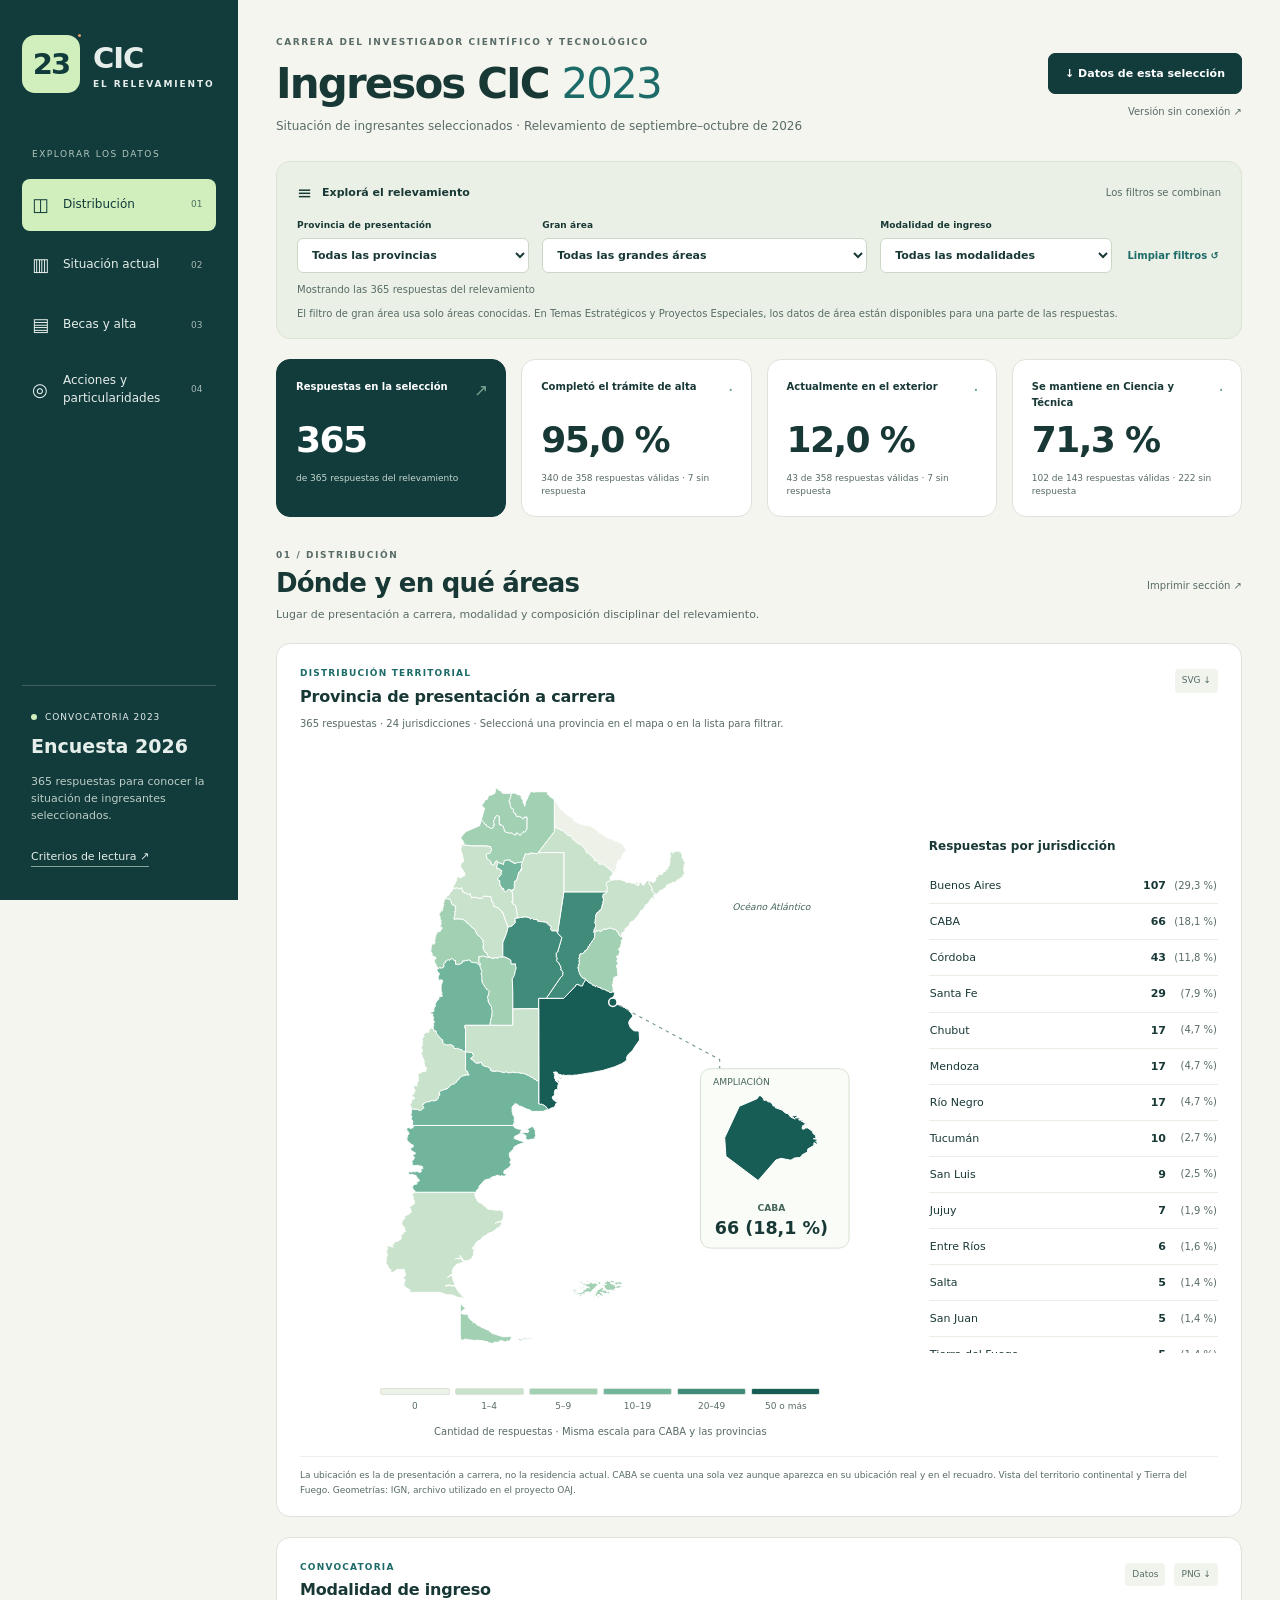
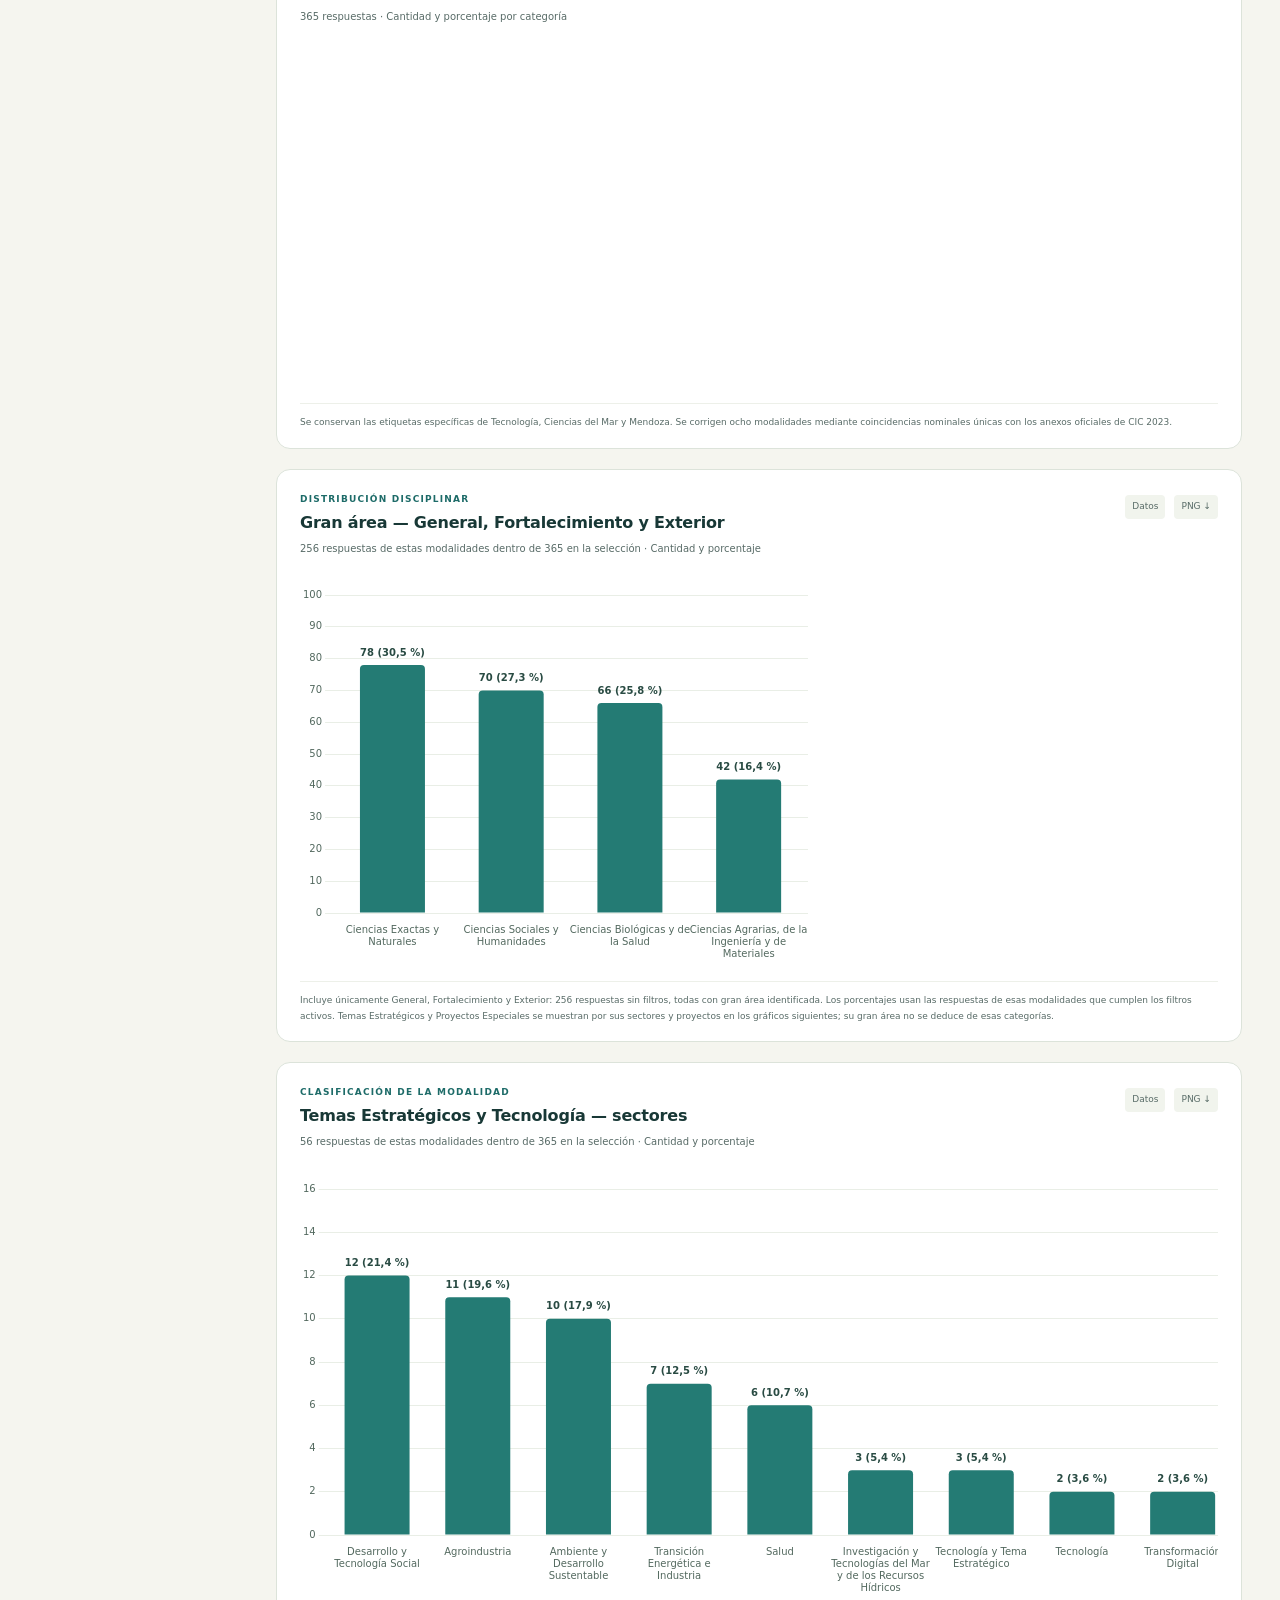
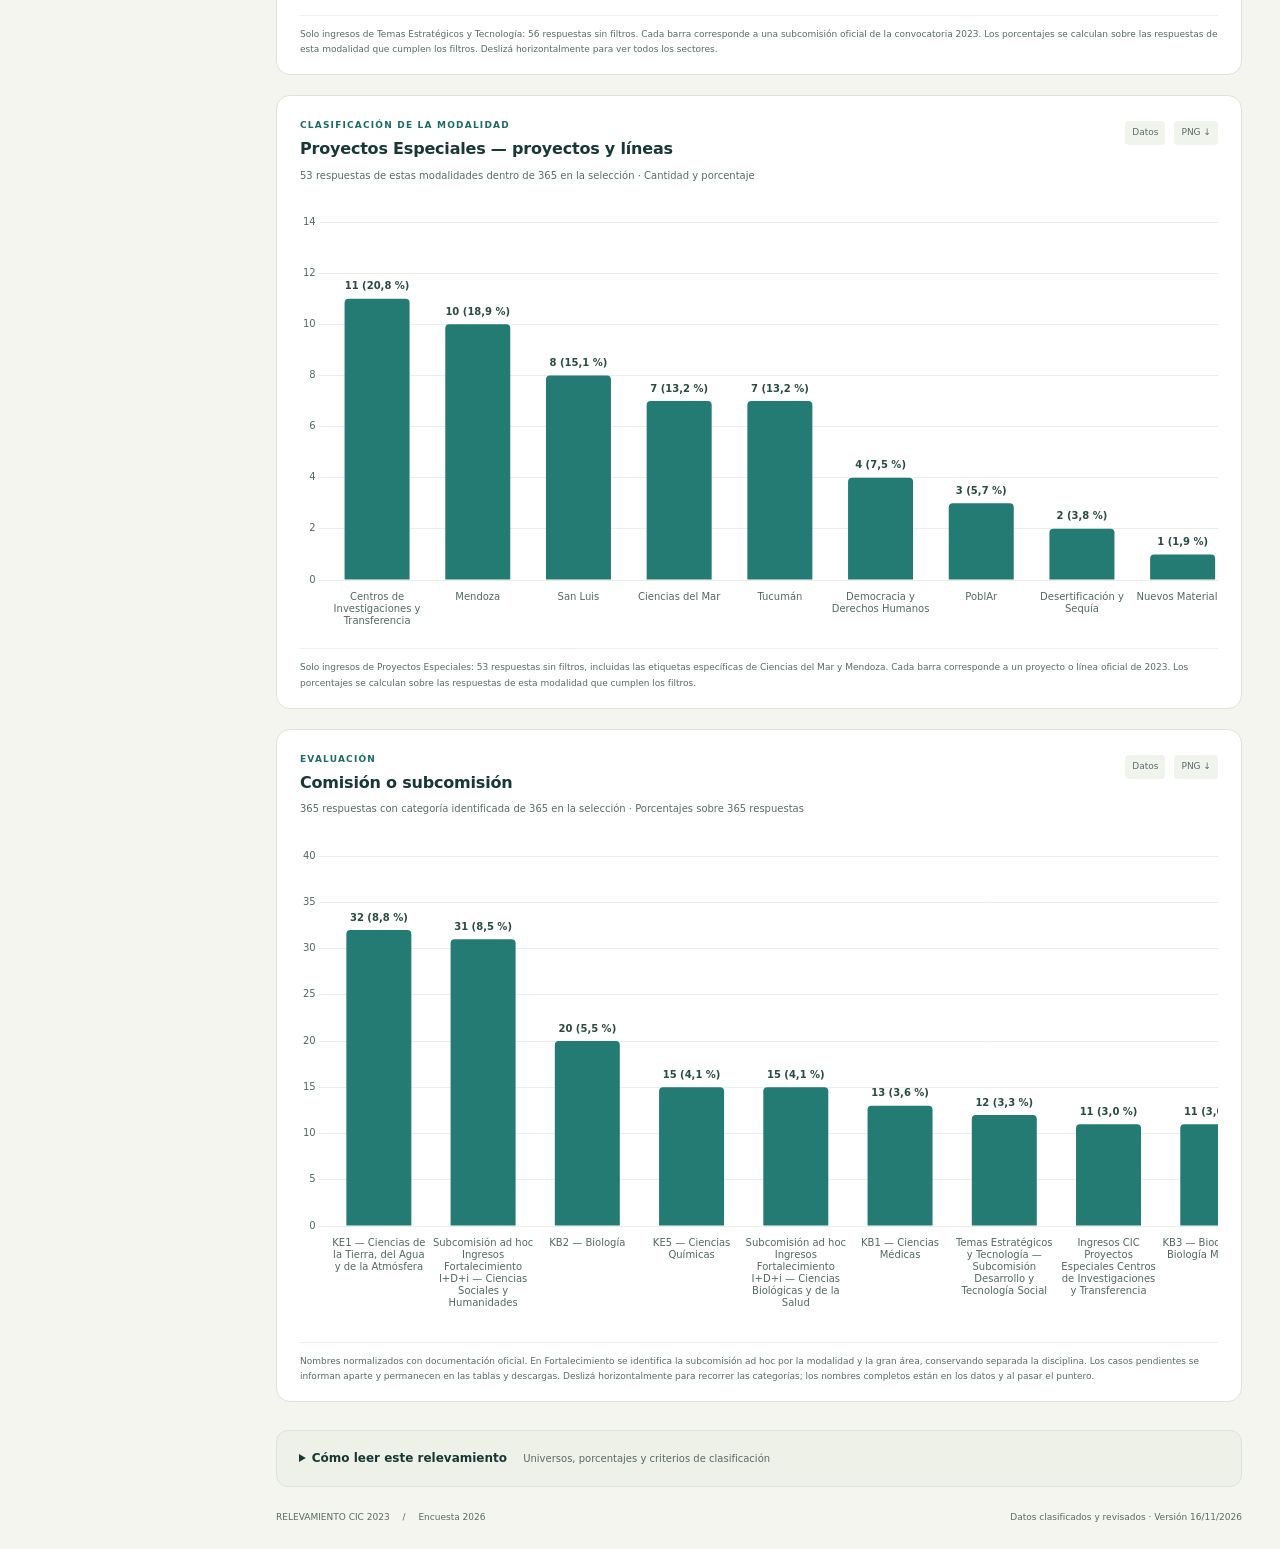
<file: index.html>
<!doctype html>
<html lang="es-AR">
<head>
  <meta charset="utf-8">
  <meta name="viewport" content="width=device-width, initial-scale=1">
  <meta name="theme-color" content="#123b3b">
  <meta name="description" content="Dashboard del relevamiento de ingresantes CIC 2023: distribución provincial, situación actual, becas, trámites y acciones colectivas. Encuesta de septiembre–octubre de 2026.">
  <title>Ingresos CIC 2023 · Relevamiento</title>
  <link rel="icon" href="data:image/svg+xml,%3Csvg xmlns='http://www.w3.org/2000/svg' viewBox='0 0 64 64'%3E%3Crect width='64' height='64' rx='15' fill='%23123b3b'/%3E%3Ctext x='32' y='43' text-anchor='middle' font-family='Arial' font-weight='bold' font-size='30' fill='%23d0efbc'%3E23%3C/text%3E%3C/svg%3E">
  <link rel="stylesheet" href="assets/style.css">
  <script defer src="assets/chart.umd.min.js"></script>
  <script defer src="assets/data.js"></script>
  <script defer src="assets/app.js"></script>
</head>
<body>
  <a class="skip" href="#contenido">Ir al contenido</a>
  <aside class="sidebar">
    <a class="brand" href="#distribucion" aria-label="Ingresos CIC 2023, inicio"><span class="brand-mark">23<span></span></span><span>CIC<span>EL RELEVAMIENTO</span></span></a>
    <div class="sidebar-caption">EXPLORAR LOS DATOS</div>
    <nav aria-label="Secciones del dashboard">
      <a href="#distribucion" data-tab="distribucion"><span class="nav-icon">◫</span>Distribución<span class="nav-no">01</span></a>
      <a href="#situacion" data-tab="situacion"><span class="nav-icon">▥</span>Situación actual<span class="nav-no">02</span></a>
      <a href="#tramites" data-tab="tramites"><span class="nav-icon">▤</span>Becas y alta<span class="nav-no">03</span></a>
      <a href="#acciones" data-tab="acciones"><span class="nav-icon">◎</span>Acciones y particularidades<span class="nav-no">04</span></a>
    </nav>
    <div class="sidebar-bottom"><span class="live-dot"></span>CONVOCATORIA 2023<strong>Encuesta 2026</strong><p>365 respuestas para conocer la situación de ingresantes seleccionados.</p><a href="#metodologia" id="method-link">Criterios de lectura ↗</a></div>
  </aside>
  <main id="contenido">
    <header class="page-header">
      <div><div class="eyebrow">CARRERA DEL INVESTIGADOR CIENTÍFICO Y TECNOLÓGICO</div><h1>Ingresos CIC <span>2023</span></h1><p class="subtitle">Situación de ingresantes seleccionados · Relevamiento de septiembre–octubre de 2026</p></div>
      <div class="header-actions"><button id="export-csv" class="button secondary">↓ Datos de esta selección</button><a class="offline-link" href="dashboard-cic2023.html" download>Versión sin conexión ↗</a></div>
    </header>
    <section class="filters" aria-label="Filtros de todos los gráficos">
      <div class="filter-heading"><span class="filter-icon">≡</span><strong>Explorá el relevamiento</strong><span>Los filtros se combinan</span></div>
      <div class="filter-fields">
        <label>Provincia de presentación<select id="province-filter"><option value="">Todas las provincias</option></select></label>
        <label>Gran área<select id="area-filter" aria-describedby="area-filter-note"><option value="">Todas las grandes áreas</option></select></label>
        <label>Modalidad de ingreso<select id="mode-filter"><option value="">Todas las modalidades</option></select></label>
        <button id="reset-filters" class="reset-button">Limpiar filtros ↺</button>
      </div>
      <div id="filter-status" role="status" aria-live="polite"></div>
      <p id="area-filter-note" class="filter-explanation">El filtro de gran área usa solo áreas conocidas. En Temas Estratégicos y Proyectos Especiales, los datos de área están disponibles para una parte de las respuestas.</p>
    </section>
    <section class="kpis" aria-label="Indicadores de la selección" id="kpis"></section>
    <div class="section-heading"><div><div class="eyebrow" id="section-kicker"></div><h2 id="section-title"></h2><p id="section-description"></p></div><button id="print" class="text-button">Imprimir sección ↗</button></div>
    <div id="empty-state" class="empty-state" hidden><strong>No hay respuestas con esta combinación.</strong><span>Probá cambiar o limpiar los filtros.</span></div>
    <section id="charts" class="charts" aria-labelledby="section-title"></section>
    <section class="reading-notes" id="metodologia">
      <details id="methodology"><summary>Cómo leer este relevamiento <span>Universos, porcentajes y criterios de clasificación</span></summary><div class="method-grid">
        <div><h3>Modalidades y grandes áreas</h3><p>El gráfico de grandes áreas incluye General, Fortalecimiento y Exterior: 256 respuestas sin filtros, todas clasificadas. Temas Estratégicos y Tecnología tiene un gráfico por sector (56 respuestas) y Proyectos Especiales uno por proyecto o línea (53 respuestas). Cada gráfico usa el total de sus modalidades dentro de la selección.</p><p>En ambas modalidades especiales también se declara gran área al postular, pero sus anexos de resultados se organizan por sector o proyecto. No se deduce una gran área a partir de esas categorías. Fuentes: instructivos CONICET 2023 de <a href="https://convocatorias.conicet.gov.ar/wp-content/uploads/sites/3/publico/cic-temas-estrategicos-2023/Instructivo-Ingresos-TEMAS-ESTRATEGICOS-2023_518ce6a7cfff3242f3.pdf">Temas Estratégicos</a> y <a href="https://convocatorias.conicet.gov.ar/wp-content/uploads/sites/3/publico/proyectos-especiales-2023/Instructivo-Ingresos-P.E.-2023_bde53c10cb115b298f.pdf">Proyectos Especiales</a>, página 11.</p></div>
        <div><h3>Qué representan los números</h3><p>Se cuentan respuestas de esta encuesta, no el total de postulaciones a la convocatoria. La ubicación corresponde al lugar de presentación a carrera; puede ser distinta de la residencia actual.</p><p>El ranking de institutos se dejó para una etapa posterior.</p></div>
        <div><h3>Porcentajes y respuestas vacías</h3><p>En las preguntas Sí/No, el porcentaje usa solo respuestas válidas. Los vacíos se muestran aparte. Completar el trámite de alta no equivale a tener el ingreso efectivizado.</p><p>En acciones colectivas, el porcentaje usa todas las respuestas de la selección: sin filtros, 365. Las categorías múltiples pueden sumar más del 100 %.</p></div>
        <div><h3>Clasificación de comentarios</h3><p>Una respuesta puede pertenecer a varias categorías. Las categorías de un solo caso en acciones y particularidades se agruparon en Otros antes de aplicar filtros; esa agrupación permanece estable.</p><p>Las preguntas sobre situación actual y formas de permanencia conservan sus universos propios. No se reemplazaron los Sí/No a partir de los comentarios.</p></div>
        <div><h3>Fechas y actualizaciones</h3><p>La encuesta se completó entre el 15 de septiembre y el 27 de octubre de 2026. Las extensiones posdoctorales CONICET se actualizaron a Hasta el alta por indicación del responsable del relevamiento.</p><p>Una fecha de julio de 2026 se interpretó por contexto y conserva esa aclaración; no se supuso que esa beca estuviera vencida. El resto describe la situación informada en la encuesta.</p></div>
      </div></details>
    </section>
    <footer><span>RELEVAMIENTO CIC 2023 <span class="footer-divider">/</span> Encuesta 2026</span><span>Datos clasificados y revisados · Versión 16/11/2026</span></footer>
  </main>
  <div id="map-tooltip" class="map-tooltip" role="tooltip" hidden></div>
  <noscript><p class="noscript">Activá JavaScript para explorar los gráficos y los filtros del dashboard.</p></noscript>
</body>
</html>
</file>
<file: assets/style.css>
:root{--ink:#183836;--muted:#586b67;--teal:#1d6b68;--dark:#123b3b;--lime:#d0efbc;--paper:#f5f5ef;--line:#dce3da;--orange:#c76e49;--white:#fff;--radius:14px}
*{box-sizing:border-box}html{scroll-behavior:smooth}body{margin:0;background:var(--paper);color:var(--ink);font:14px/1.55 Inter,ui-sans-serif,system-ui,-apple-system,"Segoe UI",sans-serif}button,select,a{-webkit-tap-highlight-color:transparent}button,select{font:inherit}button,a,select,summary{touch-action:manipulation}button,a{transition:background .16s,color .16s,box-shadow .16s}button{cursor:pointer}a{color:inherit}button:focus-visible,a:focus-visible,select:focus-visible,summary:focus-visible,[role=button]:focus-visible{outline:3px solid #c26b36;outline-offset:4px}button:disabled{cursor:default;opacity:.5}.skip{position:fixed;left:24px;top:-70px;background:white;padding:14px;z-index:99}.skip:focus{top:10px}
.sidebar{position:fixed;inset:0 auto 0 0;width:238px;background:var(--dark);color:#e5eeea;padding:35px 22px;display:flex;flex-direction:column;z-index:5}.brand{text-decoration:none;display:flex;align-items:center;gap:13px;font-size:29px;font-weight:750;letter-spacing:-1px;margin-bottom:55px}.brand>span:last-child>span{display:block;font-size:9px;font-weight:550;letter-spacing:1.9px;margin-top:-3px}.brand-mark{position:relative;display:grid;place-content:center;width:58px;height:58px;background:var(--lime);color:var(--dark);border-radius:13px;font-size:29px;letter-spacing:-2px}.brand-mark>span{position:absolute;width:7px;height:7px;right:-3px;top:-3px;border-radius:50%;background:#e89965;border:2px solid var(--dark)}.sidebar-caption{font-size:9px;letter-spacing:1.5px;color:#b2c7bf;margin:0 10px 17px}nav{display:grid;gap:8px}nav>a{display:grid;grid-template-columns:22px 1fr 15px;align-items:center;gap:9px;padding:13px 10px;border-radius:8px;text-decoration:none;font-size:12px;font-weight:530;line-height:1.45}nav>a:hover{background:#214c49}nav>a.active{background:var(--lime);color:var(--dark)}.nav-icon{font-size:18px}.nav-no{font-size:9px;opacity:.7}.sidebar-bottom{margin-top:auto;border-top:1px solid #42615a;padding:25px 9px 0;font-size:9px;letter-spacing:1px}.live-dot{width:6px;height:6px;display:inline-block;background:var(--lime);border-radius:50%;margin-right:8px}.sidebar-bottom strong{display:block;font-size:19px;letter-spacing:0;font-weight:550;margin-top:7px}.sidebar-bottom p{font-size:11px;color:#bdcec7;letter-spacing:0;margin:11px 0 24px}.sidebar-bottom a{font-size:11px;letter-spacing:0;text-decoration:none;border-bottom:1px solid #87a69a;padding-bottom:3px}
main{margin-left:238px;max-width:1850px;padding:36px 38px 16px}.page-header{display:flex;justify-content:space-between;align-items:center;gap:25px;padding-bottom:25px}.eyebrow{font-size:9px;letter-spacing:1.6px;font-weight:700;color:var(--muted)}h1{font-size:42px;letter-spacing:-1.9px;line-height:1.12;margin:10px 0;font-weight:650}h1>span{font-weight:380;color:var(--teal)}.subtitle{color:var(--muted);margin:0;font-size:12px}.header-actions{display:grid;justify-items:end;gap:10px}.button{border:1px solid var(--dark);border-radius:7px;padding:11px 16px;font-weight:600;font-size:11px}.secondary{background:var(--dark);color:white}.secondary:hover{background:var(--teal)}.offline-link{font-size:10px;text-decoration:none;color:var(--muted)}.offline-link:hover{text-decoration:underline}
.filters{background:#eaf0e5;border:1px solid #dbe4d2;border-radius:var(--radius);padding:17px 20px;margin-bottom:20px}.filter-heading{display:flex;align-items:center;gap:10px;margin-bottom:13px}.filter-heading strong{font-size:11px;font-weight:650}.filter-heading>span:last-child{font-size:10px;margin-left:auto;color:var(--muted)}.filter-icon{font-size:18px}.filter-fields{display:grid;grid-template-columns:1fr 1.4fr 1fr auto;gap:13px;align-items:end}label{display:grid;gap:5px;font-size:9px;letter-spacing:.1px;font-weight:600}select{max-width:100%;width:100%;min-width:0;padding:9px 30px 9px 10px;background:#fff;border:1px solid #ccd7c5;border-radius:6px;font-size:11px;color:var(--ink);text-overflow:ellipsis}.reset-button{border:0;background:transparent;font-size:10px;white-space:nowrap;padding:10px 2px;color:var(--teal);font-weight:650}.reset-button:hover{text-decoration:underline}#filter-status{font-size:10px;color:var(--muted);margin-top:9px;min-height:16px}.filter-chip{display:inline-block;background:#d7e7cb;color:#1c4534;border-radius:4px;padding:2px 7px;margin-right:4px}.kpis{display:grid;grid-template-columns:repeat(4,minmax(0,1fr));gap:15px;margin-bottom:32px}.kpi{padding:19px 19px 17px;border:1px solid var(--line);border-radius:var(--radius);background:var(--white);position:relative;overflow:hidden}.kpi:first-child{background:var(--dark);color:white;border-color:var(--dark)}.kpi-label{font-size:10px;font-weight:600;min-height:31px;max-width:165px}.kpi-number{font-size:36px;font-weight:600;line-height:1.2;letter-spacing:-1.6px;margin-top:8px;font-variant-numeric:tabular-nums}.kpi-number small{font-size:19px;letter-spacing:-.4px}.kpi-note{font-size:9px;color:var(--muted);margin-top:10px;line-height:1.5}.kpi:first-child .kpi-note{color:#c5d8ce}.kpi-decoration{position:absolute;right:17px;top:17px;color:#70a38d;font-size:17px}.section-heading{display:flex;align-items:center;justify-content:space-between;gap:20px;margin-bottom:20px}.section-heading h2{margin:4px 0 6px;font-size:26px;line-height:1.3;letter-spacing:-.8px;font-weight:600}.section-heading p{font-size:11px;max-width:750px;color:var(--muted);margin:0}.text-button{font-size:10px;background:transparent;border:0;white-space:nowrap;color:var(--muted);padding:9px 0}.text-button:hover{color:var(--teal);text-decoration:underline}.charts{display:grid;grid-template-columns:repeat(2,minmax(0,1fr));gap:20px}.card{background:var(--white);border:1px solid var(--line);border-radius:var(--radius);padding:23px 23px 17px;min-width:0;position:relative}.card.wide{grid-column:1/-1}.card-head{display:flex;align-items:flex-start;justify-content:space-between;gap:12px;margin-bottom:5px}.card-kicker{font-size:9px;text-transform:uppercase;letter-spacing:1.2px;font-weight:650;color:var(--teal);margin-bottom:5px}.card h3{font-size:16px;font-weight:600;line-height:1.4;letter-spacing:-.2px;margin:0}.card-caption{font-size:10px;line-height:1.65;color:var(--muted);margin:7px 0 18px}.card-actions{display:flex;gap:9px;padding-top:2px}.card-actions button{font-size:9px;border:0;background:#f1f4ed;padding:5px 7px;border-radius:4px;color:var(--muted);white-space:nowrap}.card-actions button:hover{background:#e2ebdc;color:var(--ink)}.chart-scroll{overflow-x:auto;overflow-y:hidden;scrollbar-width:thin;scrollbar-color:#97b5a0 #eef3e9}.chart-inner{position:relative;width:100%;height:330px}.chart-inner canvas{display:block}.chart-footnote{font-size:9px;line-height:1.7;color:var(--muted);margin:16px 0 0;border-top:1px solid #edf0e9;padding-top:11px}.chart-no-data{height:220px;display:grid;place-content:center;text-align:center;color:var(--muted);font-size:12px;gap:8px}.chart-no-data span{font-size:10px}.data-table-wrap{overflow:auto;margin-top:13px;max-height:350px}table{border-collapse:collapse;width:100%;font-size:11px;text-align:left}th{position:sticky;top:0;background:#edf2e9;color:var(--muted);font-size:9px;font-weight:650}td,th{padding:9px 10px;border-bottom:1px solid #e8ede4}td.num,th.num{text-align:right;font-variant-numeric:tabular-nums;white-space:nowrap}.pie-legend{display:grid;gap:8px;margin:17px 3px 0;font-size:11px}.pie-legend>div{display:flex;align-items:center;gap:8px}.pie-legend strong{margin-left:auto;font-variant-numeric:tabular-nums}.legend-dot{width:9px;height:9px;border-radius:50%;display:inline-block;flex:none}.missing-note{padding:9px 12px;background:#f4f5f0;border-radius:6px;font-size:10px;color:var(--muted);margin-top:14px}.others-detail{margin-top:14px;border-top:1px solid #edf0e9;padding-top:12px;font-size:10px;color:var(--muted)}summary{cursor:pointer}.others-detail summary{font-weight:600;color:var(--ink)}.others-detail ul{padding-left:18px;line-height:1.8}.others-detail li{margin-bottom:5px}
.map-card{grid-column:1/-1}.map-layout{display:grid;grid-template-columns:minmax(0,1.35fr) minmax(230px,.65fr);gap:28px;align-items:center}.map-canvas{min-width:0;position:relative}.map-canvas svg{display:block;width:100%;height:auto;max-height:650px}.province-shape{stroke:#fff;stroke-width:1;vector-effect:non-scaling-stroke;cursor:pointer;transition:fill .16s,stroke .16s}.province-shape:hover,.province-shape:focus{stroke:#d1764a;stroke-width:2;outline:none}.province-shape.selected{stroke:#102f2c;stroke-width:2.5}.inset-box{fill:#fafcf7;stroke:#d1ddcb;stroke-width:1}.map-label{fill:#46655b;font-family:inherit;font-size:11px}.map-count{fill:var(--ink);font-family:inherit;font-weight:650;font-size:21px}.caba-marker{stroke:white;stroke-width:1.5;cursor:pointer}.map-connector{stroke:#719389;stroke-dasharray:4 5;stroke-width:1.3;fill:none}.map-legend{display:grid;grid-template-columns:repeat(6,1fr);gap:5px;max-width:440px;margin:0 auto 10px}.map-legend span{display:block;height:7px;border:1px solid #dbe4d8;border-radius:2px}.map-legend small{display:block;font-size:9px;text-align:center;color:var(--muted);margin-top:5px}.map-hint{text-align:center;font-size:10px;color:var(--muted)}.map-side h4{font-size:12px;font-weight:650;margin:0 0 13px}.map-rank{max-height:485px;overflow:auto;scrollbar-width:thin}.map-rank button{display:grid;grid-template-columns:1fr 36px 45px;gap:6px;width:100%;align-items:center;background:transparent;border:0;border-bottom:1px solid #e9eee5;padding:9px 1px;text-align:left;font-size:11px;color:var(--ink)}.map-rank button:hover,.map-rank button.selected{background:#eff5e9}.map-rank strong,.map-rank small{text-align:right;font-variant-numeric:tabular-nums}.map-rank small{color:var(--muted);font-size:10px}.province-zero{opacity:.65}.map-tooltip{position:fixed;z-index:30;background:var(--dark);color:white;padding:10px 13px;border-radius:7px;pointer-events:none;font-size:11px;box-shadow:0 4px 18px #143b3522}.map-tooltip strong{display:block;font-size:12px;margin-bottom:3px}.empty-state{padding:18px 23px;border:1px dashed #afc2a4;border-radius:10px;margin-bottom:20px;background:#edf4e6}.empty-state:not([hidden]){display:grid;gap:4px}.empty-state span{font-size:11px}.reading-notes{border:1px solid var(--line);border-radius:12px;margin-top:28px;background:#edf1e8;padding:18px 22px}.reading-notes summary{font-weight:600;font-size:12px}.reading-notes summary>span{font-size:10px;font-weight:400;color:var(--muted);margin-left:12px}.method-grid{display:grid;grid-template-columns:repeat(2,minmax(0,1fr));gap:10px 34px;margin-top:17px}.method-grid h3{font-size:12px}.method-grid p{font-size:11px;color:var(--muted)}footer{display:flex;justify-content:space-between;gap:15px;font-size:9px;color:var(--muted);padding:24px 0 8px}.footer-divider{margin:0 10px}.noscript{position:fixed;inset:20px;background:white;border:2px solid var(--dark);padding:40px;z-index:50}
@media(min-width:1550px){main{padding-left:55px;padding-right:55px}.card{padding:28px}.kpi{padding:23px}.chart-inner{height:370px}}
@media(max-width:1150px){.sidebar{width:205px;padding:28px 16px}main{margin-left:205px;padding:28px 23px}.page-header{align-items:flex-start}h1{font-size:36px}.header-actions{max-width:160px}.filter-fields{grid-template-columns:1fr 1fr}.filter-heading>span:last-child{display:none}.reset-button{text-align:left}.kpis{gap:10px}.kpi{padding:15px 12px}.kpi-number{font-size:30px}.kpi-label{font-size:9px}.card{padding:19px}.map-layout{gap:16px;grid-template-columns:minmax(0,1.3fr) minmax(200px,.7fr)}}
@media(max-width:850px){.sidebar{position:static;width:auto;padding:18px 20px;display:block}.brand{font-size:22px;gap:10px;margin:0 0 18px}.brand-mark{width:42px;height:42px;font-size:22px}.brand>span:last-child>span{font-size:8px}.sidebar-caption,.sidebar-bottom,.nav-no{display:none}nav{display:flex;gap:5px;overflow:auto}nav>a{display:flex;gap:7px;white-space:nowrap;padding:9px 12px;font-size:11px}.nav-icon{font-size:14px}main{margin:0;padding:25px 20px}.header-actions{max-width:180px}.charts{gap:15px}.map-layout{grid-template-columns:1.2fr .8fr}.reading-notes summary>span{display:block;margin-left:0;margin-top:4px}}
@media(max-width:600px){main{padding:22px 14px 12px}.page-header{display:block}.header-actions{display:flex;max-width:none;align-items:center;justify-content:space-between;margin-top:18px;gap:8px}.header-actions .button{font-size:10px;padding:9px 12px}.offline-link{font-size:9px}.eyebrow{font-size:8px;letter-spacing:1.1px}h1{font-size:36px}.subtitle{font-size:11px;max-width:330px}.filters{padding:15px;margin-top:2px}.filter-fields{grid-template-columns:1fr 1fr;gap:11px}.filter-fields label:nth-child(2){grid-column:1/-1;grid-row:2}.filter-fields .reset-button{font-size:10px;grid-column:2;grid-row:3;text-align:right}.filter-fields label:nth-child(3){grid-column:1/-1;grid-row:3;max-width:64%}.filter-heading strong{font-size:10px}.kpis{grid-template-columns:1fr 1fr;gap:10px;margin-bottom:26px}.kpi{padding:16px}.kpi-label{font-size:10px;min-height:30px}.kpi-number{font-size:32px}.kpi-note{font-size:9px}.section-heading{align-items:flex-start;gap:10px}.section-heading h2{font-size:24px}.section-heading p{font-size:11px}.text-button{font-size:9px}.charts{grid-template-columns:1fr}.card{padding:19px 16px}.card h3{font-size:15px}.chart-inner{height:330px}.map-layout{display:block}.map-canvas svg{max-height:560px}.map-side{margin-top:25px}.map-rank{max-height:285px}.map-rank button{font-size:12px;padding:10px 2px}.map-hint{font-size:9px}.map-legend{max-width:350px}.method-grid{grid-template-columns:1fr}.reading-notes{padding:16px}.reading-notes summary{font-size:11px}footer{display:grid;gap:7px;font-size:8px}.section-heading .text-button{max-width:62px;white-space:normal;text-align:right}}
@media print{body{background:white}.sidebar,.filters,.header-actions,.text-button,.card-actions,.reading-notes,.map-tooltip,.offline-link{display:none!important}main{margin:0;max-width:none;padding:0}.page-header{padding-bottom:10px}h1{font-size:28px}.kpis{margin-bottom:20px}.kpi:first-child{background:white;color:var(--ink)}.kpi:first-child .kpi-note{color:var(--muted)}.charts{display:block}.card{break-inside:avoid;page-break-inside:avoid;margin-bottom:18px;border:1px solid #ccd6c8}.chart-scroll{overflow:visible}.chart-inner{min-width:0!important;width:100%!important}.map-rank{max-height:none}.chart-footnote{font-size:9px}.section-heading h2{font-size:22px}footer{margin-top:15px}}
@media(prefers-reduced-motion:reduce){*{scroll-behavior:auto!important;transition:none!important}}

@media(max-width:600px){.filter-fields{grid-template-columns:1fr}.filter-fields label:nth-child(n){grid-column:1;grid-row:auto;max-width:none}.filter-fields .reset-button{grid-column:1;grid-row:auto;text-align:right}.sidebar nav{display:grid;grid-template-columns:1fr 1fr;overflow:visible}.sidebar nav>a{white-space:normal;min-height:42px;padding:8px;font-size:10px}.card-actions button{min-height:29px}}

.filter-explanation{margin:8px 0 0;color:var(--muted);font-size:10px;line-height:1.5}
</file>
